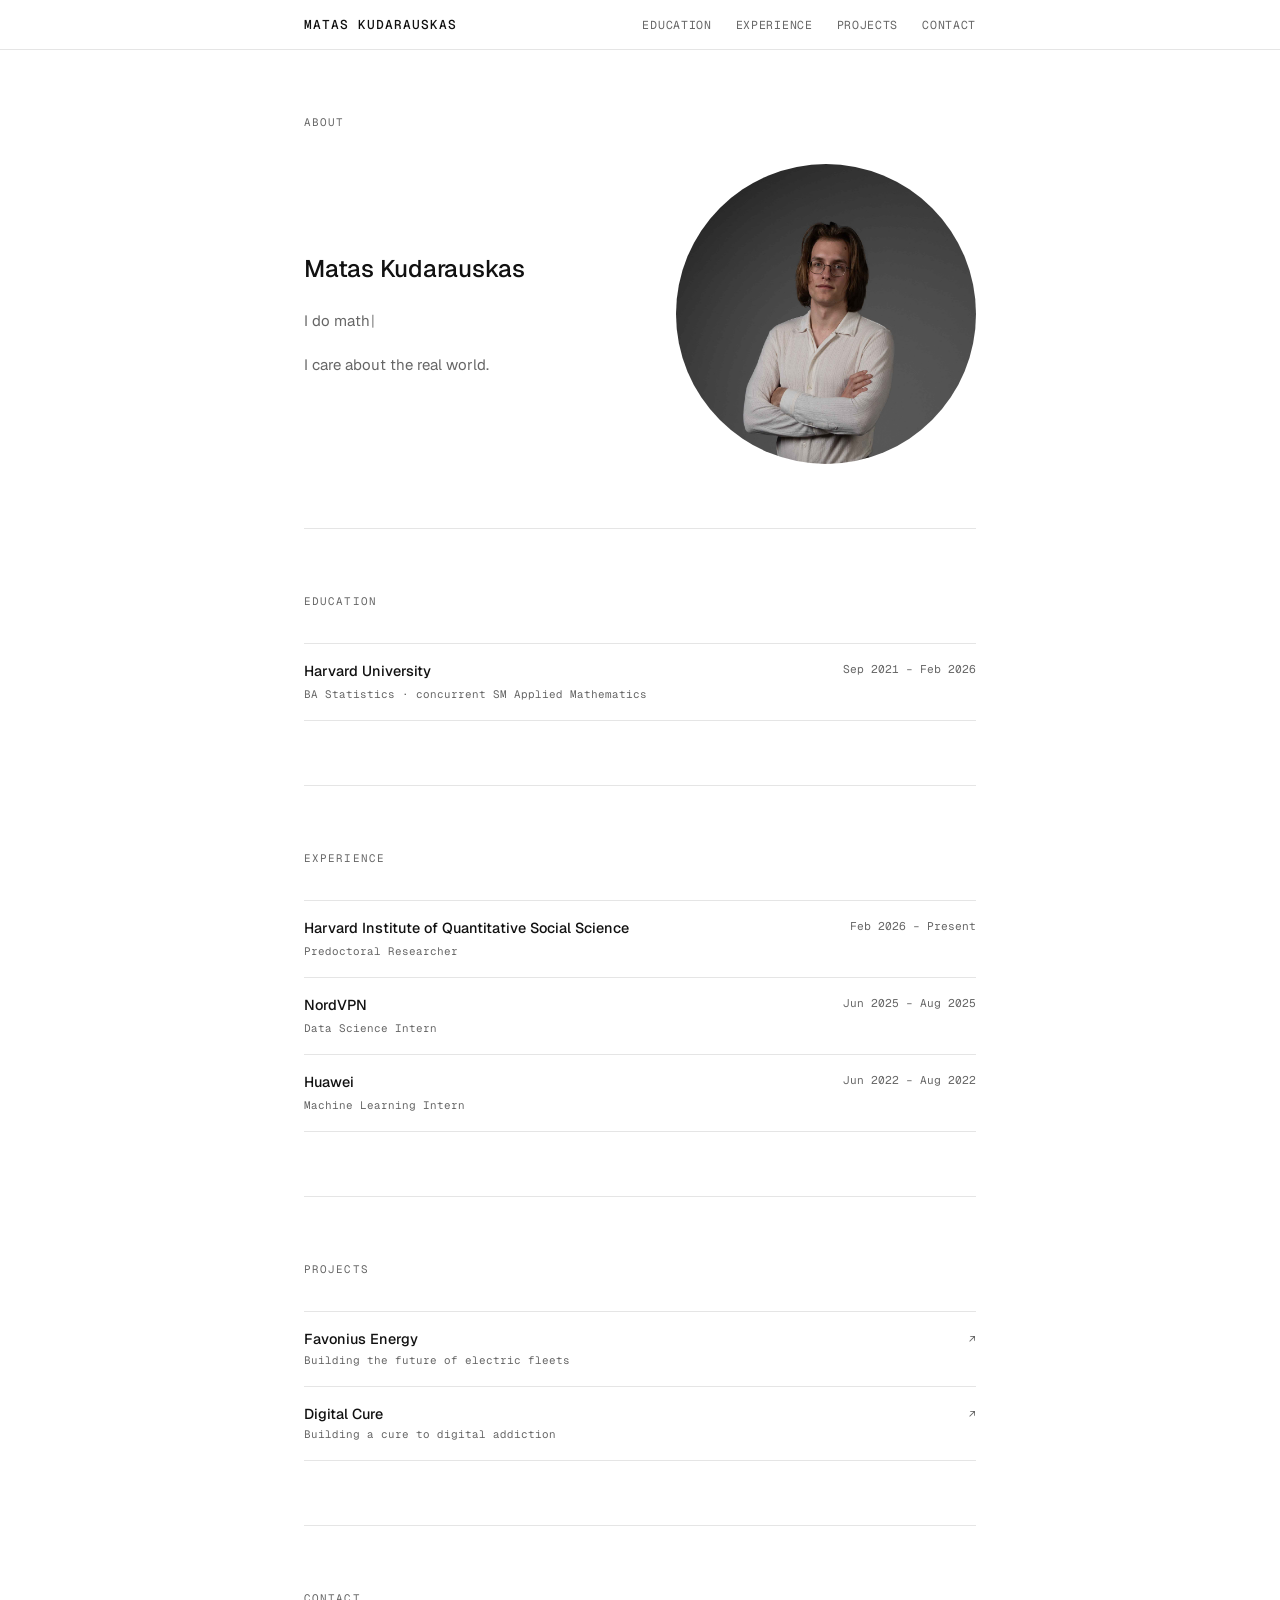
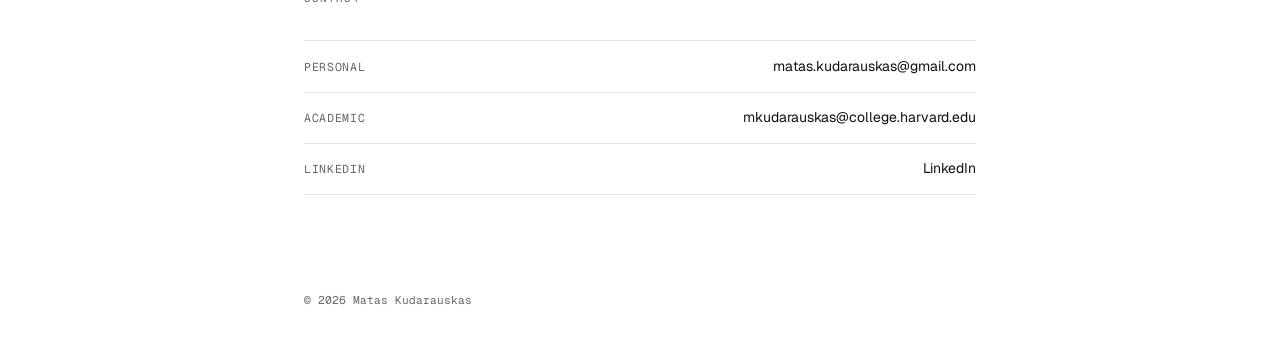
<file: index.html>
<!DOCTYPE html>
<html lang="en">
<head>
  <meta charset="UTF-8">
  <meta name="viewport" content="width=device-width, initial-scale=1.0">
  <title>Matas Kudarauskas</title>
  <link rel="icon" type="image/svg+xml" href="favicon.svg">
  <link rel="stylesheet" href="style.css">
</head>
<body>

  <nav>
    <div class="nav-inner">
      <a class="nav-name" href="#about">Matas Kudarauskas</a>
      <ul class="nav-links">
        <li><a href="#education">Education</a></li>
        <li><a href="#experience">Experience</a></li>
        <li><a href="#projects">Projects</a></li>
        <li><a href="#contact">Contact</a></li>
      </ul>
    </div>
  </nav>

  <main>

    <!-- About -->
    <section id="about">
      <p class="section-label">About</p>
      <div class="about-row">
        <div class="about-text">
          <h1 class="about-name">Matas Kudarauskas</h1>
          <p class="about-tagline">I do <span class="about-cycle-text"></span><span class="about-cursor">|</span></p>
          <p class="about-static">I care about the real world.</p>
        </div>
        <div class="about-photo-frame">
          <img class="about-photo" src="assets/linkedin_black.jpg" alt="Matas Kudarauskas">
        </div>
      </div>
    </section>

    <!-- Education -->
    <section id="education">
      <p class="section-label">Education</p>
      <div class="entry-list">

        <details class="entry">
          <summary>
            <div class="entry-left">
              <span class="entry-title">Harvard University</span>
              <span class="entry-role">BA Statistics · concurrent SM Applied Mathematics</span>
            </div>
            <span class="entry-meta">Sep 2021 – Feb 2026</span>
          </summary>
        </details>

      </div>
    </section>

    <!-- Experience -->
    <section id="experience">
      <p class="section-label">Experience</p>
      <div class="entry-list">

        <details class="entry">
          <summary>
            <div class="entry-left">
              <span class="entry-title">Harvard Institute of Quantitative Social Science</span>
              <span class="entry-role">Predoctoral Researcher</span>
            </div>
            <span class="entry-meta">Feb 2026 – Present</span>
          </summary>
        </details>

        <details class="entry">
          <summary>
            <div class="entry-left">
              <span class="entry-title">NordVPN</span>
              <span class="entry-role">Data Science Intern</span>
            </div>
            <span class="entry-meta">Jun 2025 – Aug 2025</span>
          </summary>
        </details>

        <details class="entry">
          <summary>
            <div class="entry-left">
              <span class="entry-title">Huawei</span>
              <span class="entry-role">Machine Learning Intern</span>
            </div>
            <span class="entry-meta">Jun 2022 – Aug 2022</span>
          </summary>
        </details>

      </div>
    </section>

    <!-- Projects -->
    <section id="projects">
      <p class="section-label">Projects</p>
      <div class="project-list">

        <div class="project-item">
          <div>
            <p class="project-name"><a href="https://www.favoniusenergy.com/" target="_blank" rel="noopener">Favonius Energy</a></p>
            <p class="project-desc">Building the future of electric fleets</p>
          </div>
          <a class="project-link" href="https://www.favoniusenergy.com/" target="_blank" rel="noopener">↗</a>
        </div>

        <div class="project-item">
          <div>
            <p class="project-name"><a href="/digitalcure/">Digital Cure</a></p>
            <p class="project-desc">Building a cure to digital addiction</p>
          </div>
          <a class="project-link" href="/digitalcure/">↗</a>
        </div>

      </div>
    </section>

    <!-- Contact -->
    <section id="contact">
      <p class="section-label">Contact</p>
      <ul class="contact-links">
        <li>
          <span class="contact-label">Personal</span>
          <a href="mailto:matas.kudarauskas@gmail.com">matas.kudarauskas@gmail.com</a>
        </li>
        <li>
          <span class="contact-label">Academic</span>
          <a href="mailto:mkudarauskas@college.harvard.edu">mkudarauskas@college.harvard.edu</a>
        </li>
        <li>
          <span class="contact-label">LinkedIn</span>
          <a href="https://www.linkedin.com/in/matas-kudarauskas-79808621a/" target="_blank" rel="noopener">LinkedIn</a>
        </li>
      </ul>
    </section>

  </main>

  <footer>
    &copy; 2026 Matas Kudarauskas
  </footer>

  <script>
    const words = ['math', 'statistics', 'data science', 'econometrics'];
    const el = document.querySelector('.about-cycle-text');
    let wordIndex = 0, charIndex = 0, deleting = false;

    function type() {
      const word = words[wordIndex];
      charIndex += deleting ? -1 : 1;
      el.textContent = word.slice(0, charIndex);

      let delay = deleting ? 70 : 110;
      if (!deleting && charIndex === word.length) {
        delay = 1600;
        deleting = true;
      } else if (deleting && charIndex === 0) {
        deleting = false;
        wordIndex = (wordIndex + 1) % words.length;
        delay = 350;
      }
      setTimeout(type, delay);
    }

    type();
  </script>
</body>
</html>
</file>
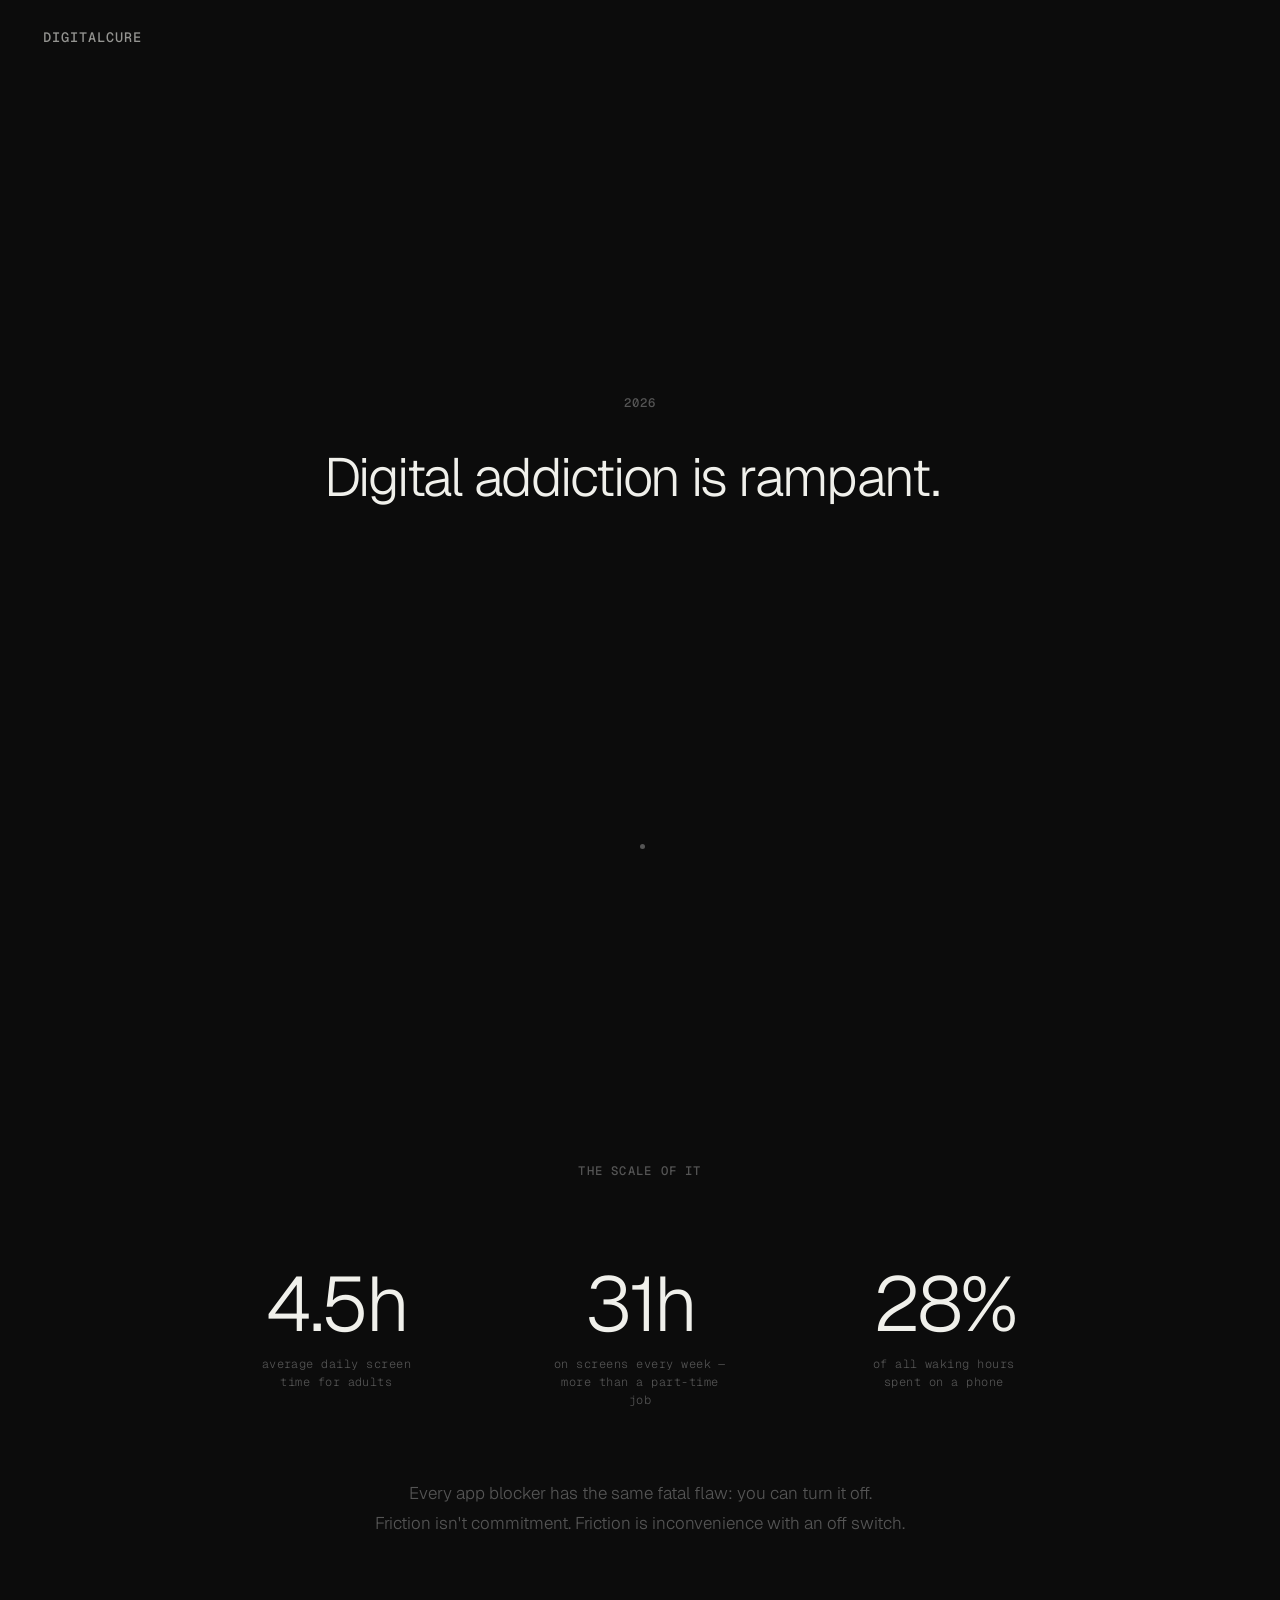
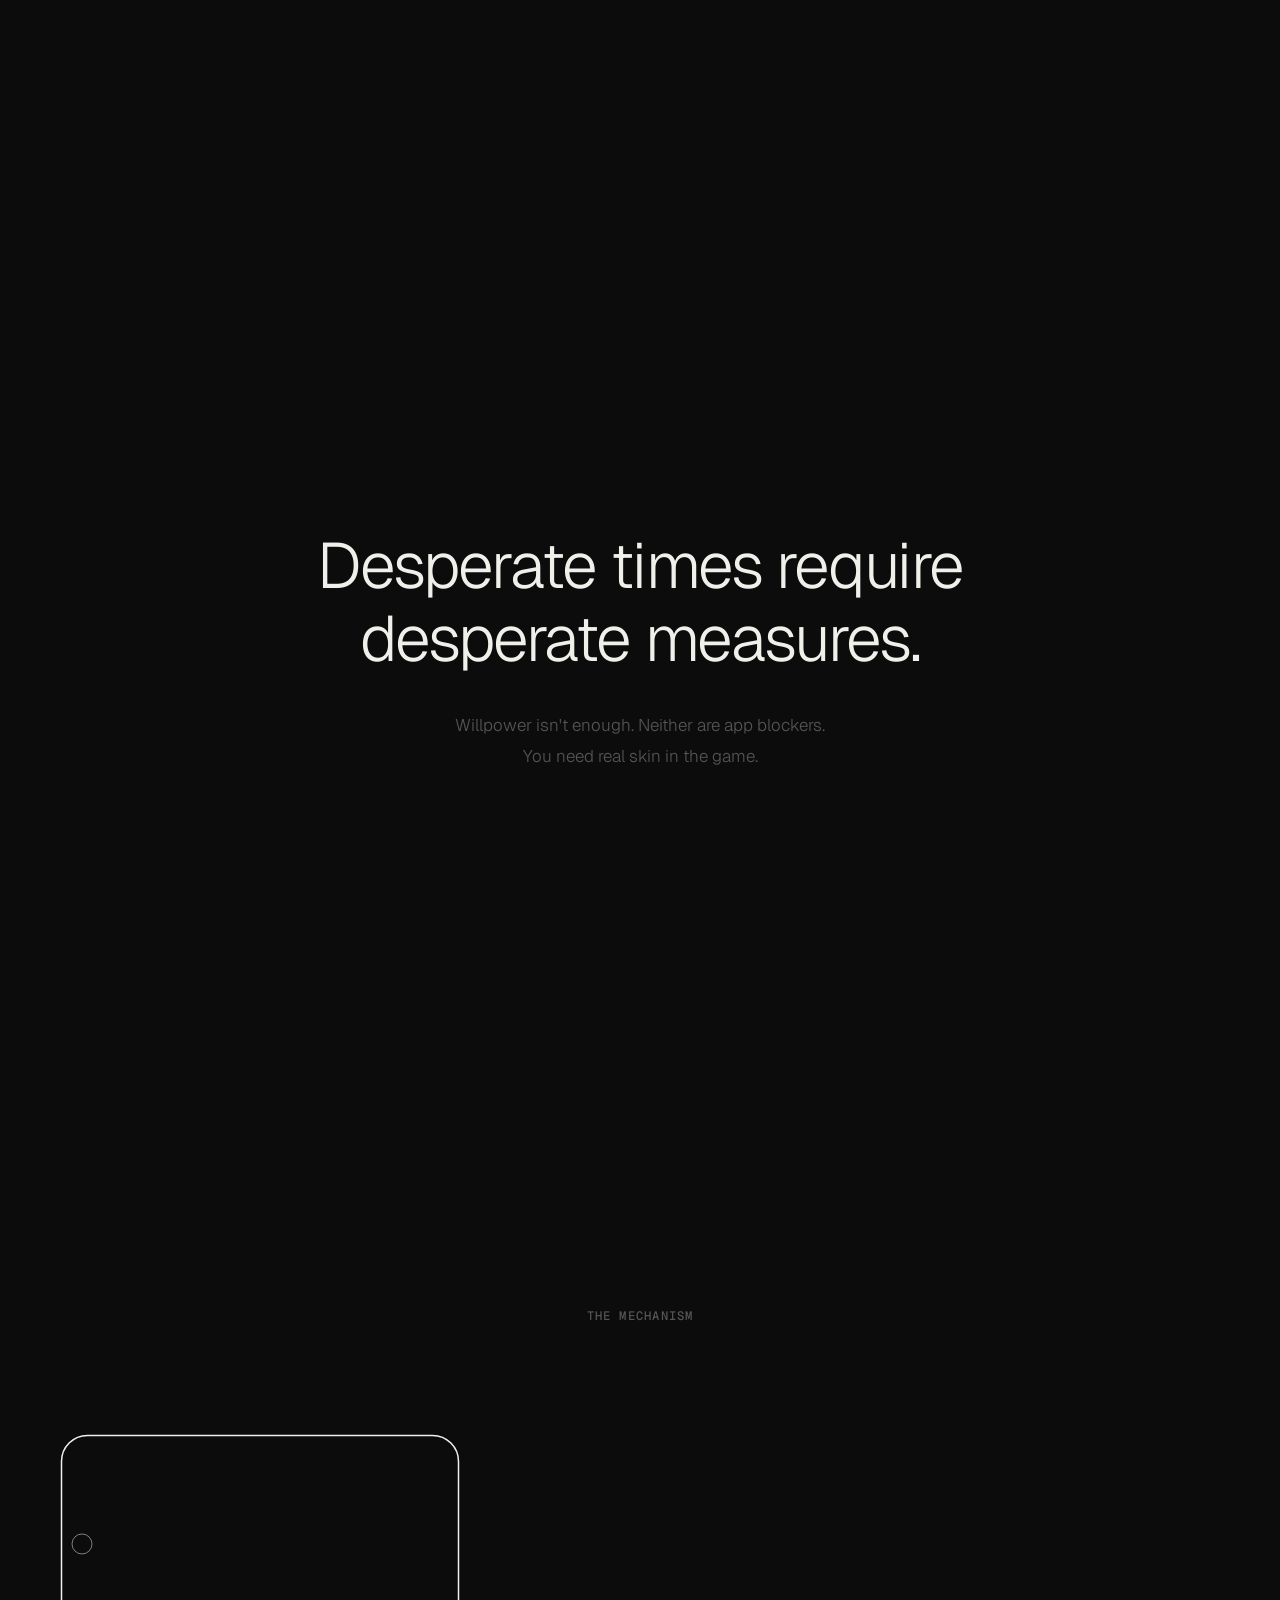
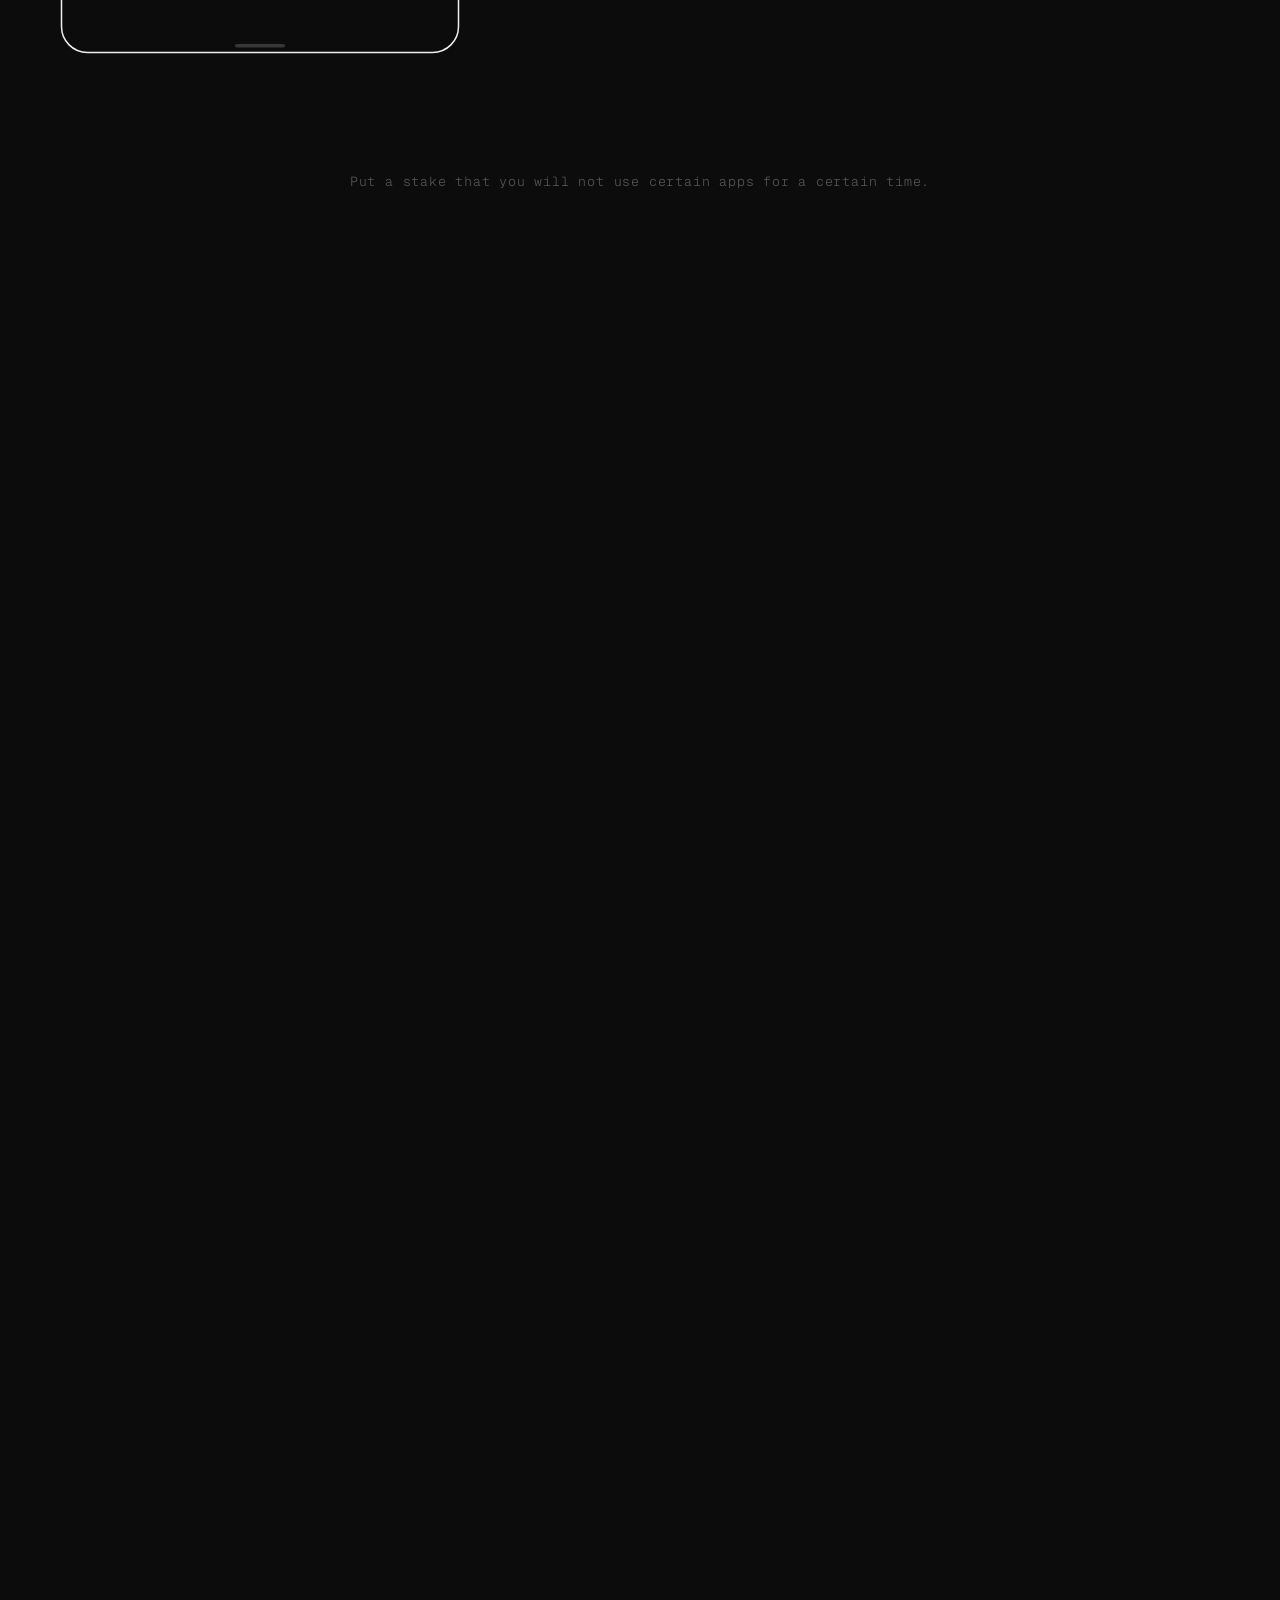
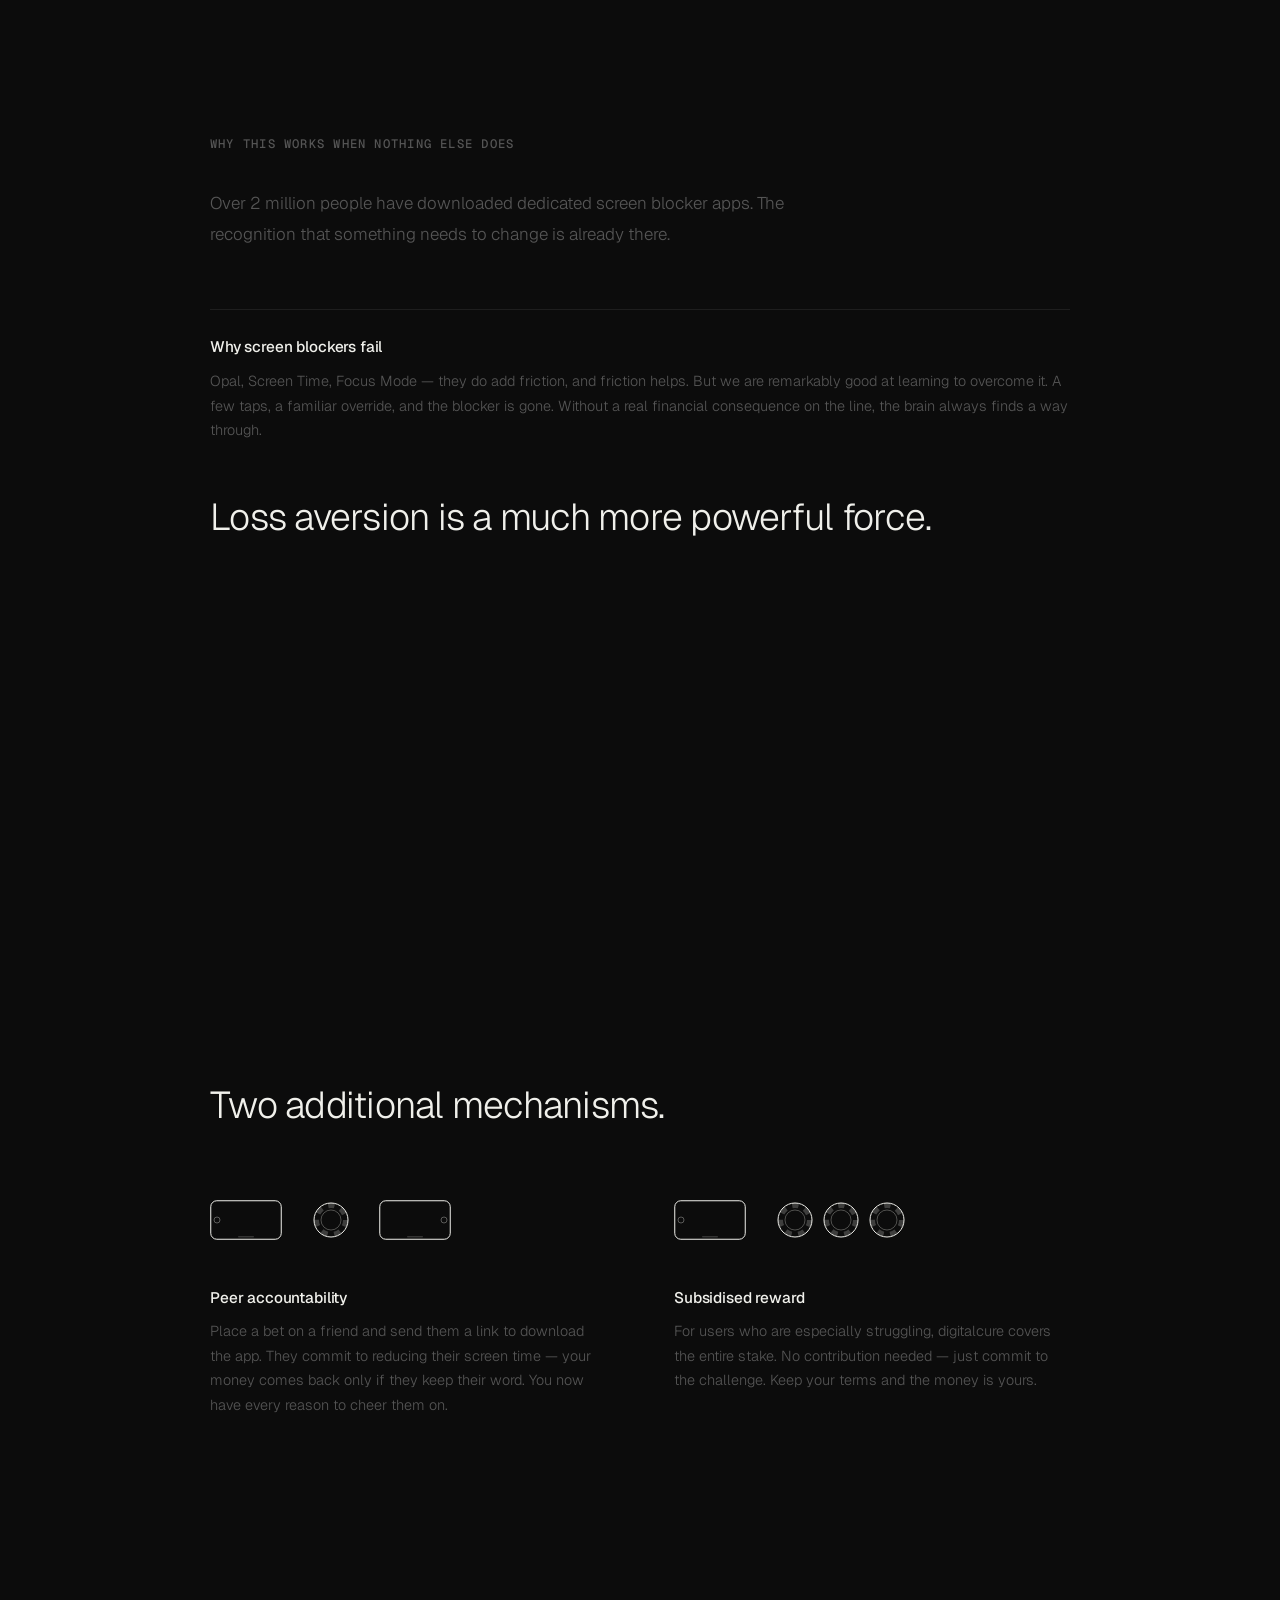
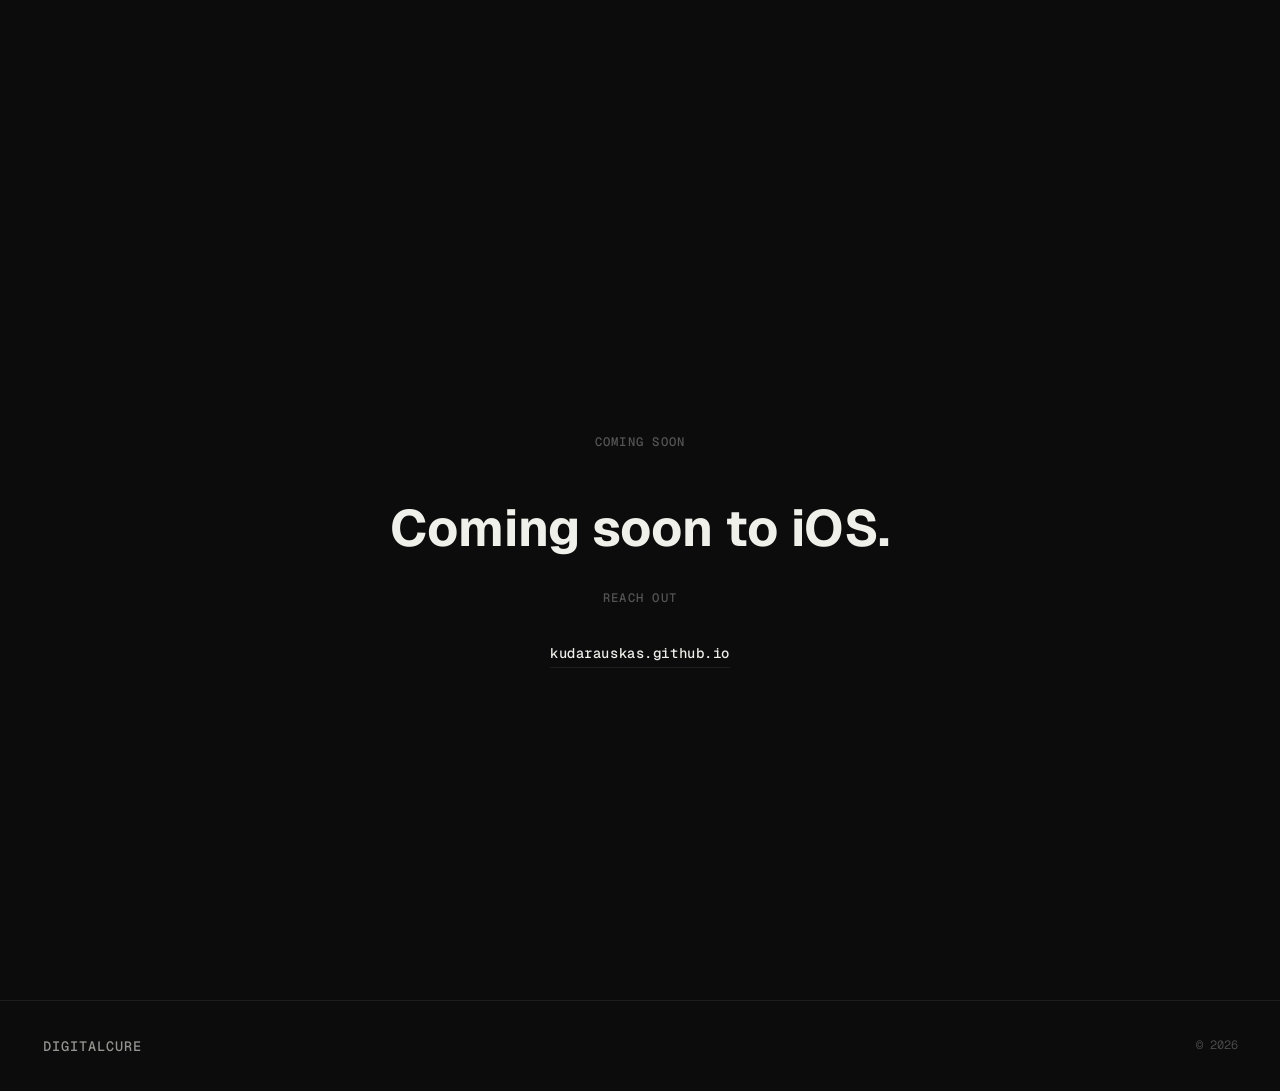
<file: digitalcure/index.html>
<!DOCTYPE html>
<html lang="en">
<head>
  <meta charset="UTF-8" />
  <meta name="viewport" content="width=device-width, initial-scale=1.0" />
  <title>digitalcure</title>
  <link rel="preconnect" href="https://fonts.googleapis.com" />
  <link rel="preconnect" href="https://fonts.gstatic.com" crossorigin />
  <link href="https://fonts.googleapis.com/css2?family=Geist:wght@300;400;500&family=Geist+Mono:wght@400;500&display=swap" rel="stylesheet" />
  <link rel="stylesheet" href="style.css" />
</head>
<body>

  <nav>
    <span class="wordmark">digitalcure</span>
  </nav>

  <!-- ACT 1: Hook -->
  <section class="act act-hook">
    <div class="act-inner center">
      <span class="mono-label reveal">2026</span>
      <h1 class="hook-line reveal">Digital addiction is rampant.<span class="hook-dot" id="dot2" aria-hidden="true">.</span><span class="hook-dot" id="dot3" aria-hidden="true">.</span></h1>
    </div>
    <div class="scroll-hint reveal">
      <span class="scroll-dot"></span>
    </div>
  </section>

  <!-- ACT 2: The numbers -->
  <section class="act act-numbers">
    <div class="act-inner center">
      <span class="mono-label reveal">The scale of it</span>
      <div class="stat-grid reveal-group">
        <div class="stat reveal-item">
          <span class="stat-num" data-count="4.5" data-suffix="h" data-decimals="1">4.5h</span>
          <span class="stat-desc">average daily screen time for adults</span>
        </div>
        <div class="stat reveal-item">
          <span class="stat-num" data-count="31" data-suffix="h">31h</span>
          <span class="stat-desc">on screens every week — more than a part-time job</span>
        </div>
        <div class="stat reveal-item">
          <span class="stat-num" data-count="28" data-suffix="%">28%</span>
          <span class="stat-desc">of all waking hours spent on a phone</span>
        </div>
      </div>
      <p class="numbers-coda reveal">
        Every app blocker has the same fatal flaw: you can turn it off.<br>
        Friction isn't commitment. Friction is inconvenience with an off switch.
      </p>
    </div>
  </section>

  <!-- ACT 3: Tagline -->
  <section class="act act-tagline">
    <div class="act-inner center">
      <h2 class="tagline reveal">Desperate times require<br>desperate measures.</h2>
      <p class="tagline-sub reveal">Willpower isn't enough. Neither are app blockers.<br>You need real skin in the game.</p>
    </div>
  </section>

  <!-- ACT 4: Animated bet lifecycle -->
  <div class="anim-wrapper">
    <div class="anim-stage" data-scene="1">

      <span class="mono-label anim-label">The mechanism</span>

      <div class="anim-canvas">

        <!-- Charity label — right side, below chip position in scene 3 -->
        <span class="charity-text">charity</span>

        <!-- Chip — rendered below phone so phone can occlude it -->
        <div class="chips-wrap">
          <svg width="170" height="170" viewBox="-85 -85 170 170" fill="none" xmlns="http://www.w3.org/2000/svg">
            <circle r="83" stroke="currentColor" stroke-width="1.5"/>
            <circle r="73" stroke="currentColor" stroke-width="18" stroke-dasharray="19.11 19.11" opacity="0.22"/>
            <circle r="60" stroke="currentColor" stroke-width="1" opacity="0.4"/>
          </svg>
        </div>

        <!-- Phone — rendered last (on top) so its fill occludes the chip -->
        <div class="phone-wrap">
          <svg width="400" height="220" viewBox="0 0 400 220" fill="none" xmlns="http://www.w3.org/2000/svg">
            <!-- Opaque background — occludes chip sliding behind -->
            <rect x="0" y="0" width="400" height="220" rx="26" style="fill: var(--bg)"/>
            <!-- Body outline -->
            <rect x="1.5" y="1.5" width="397" height="217" rx="26" stroke="currentColor" stroke-width="1.5"/>
            <!-- Camera lens -->
            <circle cx="22" cy="110" r="10" stroke="currentColor" stroke-width="1" opacity="0.5"/>
            <!-- Home bar -->
            <rect x="175" y="210" width="50" height="3.5" rx="1.75" fill="currentColor" opacity="0.18"/>
          </svg>
        </div>

      </div><!-- /.anim-canvas -->

      <!-- Captions (below canvas, swap on scene change) -->
      <div class="scene-captions">
        <p class="scene-caption" data-for-scene="1">Put a stake that you will not use certain apps for a certain time.</p>
        <p class="scene-caption" data-for-scene="2">Your money is on the line.</p>
        <p class="scene-caption" data-for-scene="3">If you keep your word, you get all of your money back.</p>
        <p class="scene-caption" data-for-scene="4">If you fail, the money goes to digitalcure or a charity of your choice.</p>
      </div>

    </div><!-- /.anim-stage -->
  </div><!-- /.anim-wrapper -->

  <!-- ACT 5: Why it works -->
  <section class="act act-why">
    <div class="act-inner">
      <span class="mono-label reveal">Why this works when nothing else does</span>
      <p class="section-body reveal">Over 2 million people have downloaded dedicated screen blocker apps. The recognition that something needs to change is already there.</p>
      <div class="why-item reveal">
        <h4>Why screen blockers fail</h4>
        <p>Opal, Screen Time, Focus Mode — they do add friction, and friction helps. But we are remarkably good at learning to overcome it. A few taps, a familiar override, and the blocker is gone. Without a real financial consequence on the line, the brain always finds a way through.</p>
      </div>
      <h3 class="section-heading reveal" style="margin-top: 3rem;">Loss aversion is a much more powerful force.</h3>
    </div>
  </section>

  <!-- ACT 6: Two additional mechanisms -->
  <section class="act act-mechanisms">
    <div class="act-inner">
      <h3 class="section-heading reveal">Two additional mechanisms.</h3>

      <div class="mechanism-cards reveal-group">

        <!-- Card 1: Peer accountability -->
        <div class="mechanism-card reveal-item">
          <div class="mech-anim mech-peer">
            <!-- Phone A -->
            <svg width="72" height="40" viewBox="0 0 72 40" fill="none" xmlns="http://www.w3.org/2000/svg">
              <rect x="0" y="0" width="72" height="40" rx="6" style="fill: var(--bg)"/>
              <rect x="0.75" y="0.75" width="70.5" height="38.5" rx="6" stroke="currentColor" stroke-width="1"/>
              <circle cx="7" cy="20" r="3" stroke="currentColor" stroke-width="0.75" opacity="0.45"/>
              <rect x="28" y="36" width="16" height="1.5" rx="0.75" fill="currentColor" opacity="0.18"/>
            </svg>
            <!-- Chip between phones -->
            <svg width="36" height="36" viewBox="-18 -18 36 36" fill="none" xmlns="http://www.w3.org/2000/svg">
              <circle r="17" stroke="currentColor" stroke-width="1"/>
              <circle r="14.5" stroke="currentColor" stroke-width="5" stroke-dasharray="6.5 6.5" opacity="0.22"/>
              <circle r="10" stroke="currentColor" stroke-width="0.75" opacity="0.4"/>
            </svg>
            <!-- Phone B (flipped to face Phone A) -->
            <svg width="72" height="40" viewBox="0 0 72 40" fill="none" xmlns="http://www.w3.org/2000/svg" style="transform: scaleX(-1)">
              <rect x="0" y="0" width="72" height="40" rx="6" style="fill: var(--bg)"/>
              <rect x="0.75" y="0.75" width="70.5" height="38.5" rx="6" stroke="currentColor" stroke-width="1"/>
              <circle cx="7" cy="20" r="3" stroke="currentColor" stroke-width="0.75" opacity="0.45"/>
              <rect x="28" y="36" width="16" height="1.5" rx="0.75" fill="currentColor" opacity="0.18"/>
            </svg>
          </div>
          <div class="mechanism-text">
            <h4>Peer accountability</h4>
            <p>Place a bet on a friend and send them a link to download the app. They commit to reducing their screen time — your money comes back only if they keep their word. You now have every reason to cheer them on.</p>
          </div>
        </div>

        <!-- Card 2: Subsidised reward -->
        <div class="mechanism-card reveal-item">
          <div class="mech-anim mech-incentive">
            <!-- Phone -->
            <svg width="72" height="40" viewBox="0 0 72 40" fill="none" xmlns="http://www.w3.org/2000/svg">
              <rect x="0" y="0" width="72" height="40" rx="6" style="fill: var(--bg)"/>
              <rect x="0.75" y="0.75" width="70.5" height="38.5" rx="6" stroke="currentColor" stroke-width="1"/>
              <circle cx="7" cy="20" r="3" stroke="currentColor" stroke-width="0.75" opacity="0.45"/>
              <rect x="28" y="36" width="16" height="1.5" rx="0.75" fill="currentColor" opacity="0.18"/>
            </svg>
            <!-- Three chips -->
            <div class="incentive-chip">
              <svg width="36" height="36" viewBox="-18 -18 36 36" fill="none" xmlns="http://www.w3.org/2000/svg">
                <circle r="17" stroke="currentColor" stroke-width="1"/>
                <circle r="14.5" stroke="currentColor" stroke-width="5" stroke-dasharray="6.5 6.5" opacity="0.22"/>
                <circle r="10" stroke="currentColor" stroke-width="0.75" opacity="0.4"/>
              </svg>
              <svg width="36" height="36" viewBox="-18 -18 36 36" fill="none" xmlns="http://www.w3.org/2000/svg">
                <circle r="17" stroke="currentColor" stroke-width="1"/>
                <circle r="14.5" stroke="currentColor" stroke-width="5" stroke-dasharray="6.5 6.5" opacity="0.22"/>
                <circle r="10" stroke="currentColor" stroke-width="0.75" opacity="0.4"/>
              </svg>
              <svg width="36" height="36" viewBox="-18 -18 36 36" fill="none" xmlns="http://www.w3.org/2000/svg">
                <circle r="17" stroke="currentColor" stroke-width="1"/>
                <circle r="14.5" stroke="currentColor" stroke-width="5" stroke-dasharray="6.5 6.5" opacity="0.22"/>
                <circle r="10" stroke="currentColor" stroke-width="0.75" opacity="0.4"/>
              </svg>
            </div>
          </div>
          <div class="mechanism-text">
            <h4>Subsidised reward</h4>
            <p>For users who are especially struggling, digitalcure covers the entire stake. No contribution needed — just commit to the challenge. Keep your terms and the money is yours.</p>
          </div>
        </div>

      </div>
    </div>
  </section>

  <!-- ACT 7: Closing -->
  <section class="act act-closing">
    <div class="act-inner center">
      <span class="mono-label reveal">Coming soon</span>
      <h3 class="closing-heading reveal">Coming soon to iOS.</h3>
      <span class="mono-label reveal">Reach out</span>
      <a class="email-link reveal" href="https://kudarauskas.github.io" target="_blank" rel="noopener">kudarauskas.github.io</a>
    </div>
  </section>

  <footer>
    <span class="wordmark">digitalcure</span>
    <span class="footer-copy">© 2026</span>
  </footer>

  <script>
    // ── Reveal on scroll ──────────────────────────────────
    const revealEls = document.querySelectorAll('.reveal');
    const revealGroups = document.querySelectorAll('.reveal-group');

    const observer = new IntersectionObserver((entries) => {
      entries.forEach(entry => {
        if (entry.isIntersecting) {
          entry.target.classList.add('visible');
          observer.unobserve(entry.target);
        }
      });
    }, { threshold: 0.15 });

    revealEls.forEach(el => observer.observe(el));

    revealGroups.forEach(group => {
      const items = group.querySelectorAll('.reveal-item');
      const groupObserver = new IntersectionObserver((entries) => {
        entries.forEach(entry => {
          if (entry.isIntersecting) {
            items.forEach((item, i) => {
              setTimeout(() => item.classList.add('visible'), i * 250);
            });
            groupObserver.unobserve(entry.target);
          }
        });
      }, { threshold: 0.1 });
      groupObserver.observe(group);
    });

    // ── Counter animation ─────────────────────────────────
    function easeOutExpo(t) {
      return t === 1 ? 1 : 1 - Math.pow(2, -10 * t);
    }

    function animateCount(el) {
      const to       = parseFloat(el.dataset.count);
      const from     = el.dataset.from !== undefined ? parseFloat(el.dataset.from) : 0;
      const prefix   = el.dataset.prefix  || '';
      const suffix   = el.dataset.suffix  || '';
      const decimals = parseInt(el.dataset.decimals || '0', 10);
      const duration = 1800;
      const start    = performance.now();

      function tick(now) {
        const elapsed  = now - start;
        const progress = Math.min(elapsed / duration, 1);
        const eased    = easeOutExpo(progress);
        const value    = from + (to - from) * eased;
        el.textContent = prefix + value.toFixed(decimals) + suffix;
        if (progress < 1) requestAnimationFrame(tick);
      }

      requestAnimationFrame(tick);
    }

    const countEls = document.querySelectorAll('[data-count]');
    const countObserver = new IntersectionObserver((entries) => {
      entries.forEach(entry => {
        if (entry.isIntersecting) {
          animateCount(entry.target);
          countObserver.unobserve(entry.target);
        }
      });
    }, { threshold: 0.5 });

    countEls.forEach(el => countObserver.observe(el));

    // ── Scroll-pinned bet animation ───────────────────────
    const animWrapper = document.querySelector('.anim-wrapper');
    const animStage   = document.querySelector('.anim-stage');

    function updateScene() {
      if (!animWrapper) return;
      const top   = animWrapper.getBoundingClientRect().top;
      const total = animWrapper.offsetHeight - window.innerHeight;
      const pct   = Math.max(0, Math.min(1, -top / total));
      const scene = pct < 0.25 ? '1' : pct < 0.5 ? '2' : pct < 0.75 ? '3' : '4';
      if (animStage.dataset.scene !== scene) animStage.dataset.scene = scene;
    }

    window.addEventListener('scroll', updateScene, { passive: true });
    updateScene();

    // ── Hook dots (appear as user scrolls past hook section) ──
    const hookSection = document.querySelector('.act-hook');
    const dot2 = document.getElementById('dot2');
    const dot3 = document.getElementById('dot3');

    function updateDots() {
      const progress = window.scrollY / hookSection.offsetHeight;
      dot2.classList.toggle('visible', progress > 0.1);
      dot3.classList.toggle('visible', progress > 0.2);
    }

    window.addEventListener('scroll', updateDots, { passive: true });
  </script>

</body>
</html>
</file>
<file: style.css>
@import url('https://fonts.googleapis.com/css2?family=Geist:wght@300;400;500&family=Geist+Mono:wght@400;500&display=swap');

:root {
  --bg: #ffffff;
  --fg: #111111;
  --muted: #666666;
  --border: #e5e5e5;
  --max-w: 720px;
  --pad: 1.5rem;
  --font-sans: 'Geist', ui-sans-serif, system-ui, sans-serif;
  --font-mono: 'Geist Mono', ui-monospace, monospace;
}

*, *::before, *::after {
  box-sizing: border-box;
  margin: 0;
  padding: 0;
}

html {
  scroll-behavior: smooth;
}

body {
  font-family: var(--font-sans);
  font-size: 15px;
  line-height: 1.65;
  background: var(--bg);
  color: var(--fg);
  -webkit-font-smoothing: antialiased;
}

/* ── Nav ── */
nav {
  position: sticky;
  top: 0;
  z-index: 50;
  background: rgba(255, 255, 255, 0.85);
  backdrop-filter: blur(8px);
  border-bottom: 1px solid var(--border);
}

.nav-inner {
  max-width: var(--max-w);
  margin: 0 auto;
  padding: 0.75rem var(--pad);
  display: flex;
  align-items: center;
  justify-content: space-between;
  gap: 1rem;
}

.nav-name {
  font-family: var(--font-mono);
  font-size: 0.8rem;
  font-weight: 500;
  letter-spacing: 0.08em;
  text-transform: uppercase;
  text-decoration: none;
  color: var(--fg);
  white-space: nowrap;
}

.nav-links {
  display: flex;
  gap: 1.5rem;
  list-style: none;
}

.nav-links a {
  font-family: var(--font-mono);
  font-size: 0.72rem;
  letter-spacing: 0.06em;
  text-transform: uppercase;
  text-decoration: none;
  color: var(--muted);
  transition: color 0.15s;
}

.nav-links a:hover {
  color: var(--fg);
}

/* ── Main wrapper ── */
main {
  max-width: var(--max-w);
  margin: 0 auto;
  padding: 0 var(--pad);
}

/* ── Section layout ── */
section {
  padding: 4rem 0;
  border-bottom: 1px solid var(--border);
}

section:last-of-type {
  border-bottom: none;
}

.section-label {
  font-family: var(--font-mono);
  font-size: 0.68rem;
  letter-spacing: 0.1em;
  text-transform: uppercase;
  color: var(--muted);
  margin-bottom: 2rem;
}

/* ── About ── */
.about-row {
  display: flex;
  align-items: center;
  gap: 2.5rem;
}

.about-text {
  flex: 1;
}

.about-photo-frame {
  width: 300px;
  height: 300px;
  border-radius: 50%;
  overflow: hidden;
  flex-shrink: 0;
}

.about-photo {
  width: 100%;
  height: 100%;
  object-fit: cover;
  object-position: top center;
  display: block;
  transform: scale(1.1);
  transform-origin: top center;
}

@media (max-width: 520px) {
  .about-row {
    flex-direction: column-reverse;
    align-items: flex-start;
  }
  .about-photo-frame {
    width: 180px;
    height: 180px;
  }
}

.about-name {
  font-size: 1.5rem;
  font-weight: 500;
  letter-spacing: -0.01em;
  margin-bottom: 0.25rem;
  white-space: nowrap;
}

.about-tagline {
  margin-top: 1.25rem;
  color: var(--fg);
}

.about-cursor {
  font-weight: 300;
  margin-left: 1px;
  animation: blink 0.7s step-start infinite;
}

@keyframes blink {
  0%, 100% { opacity: 1; }
  50%       { opacity: 0; }
}

.about-static {
  margin-top: 0.4rem;
  color: var(--muted);
}

.about-tagline {
  color: var(--muted);
  margin-bottom: 1.25rem;
}

.about-bio {
  color: var(--fg);
  max-width: 56ch;
}

/* ── Entry rows (education / experience) ── */
.entry-list {
  display: flex;
  flex-direction: column;
  gap: 0;
}

details.entry {
  border-top: 1px solid var(--border);
}

details.entry:last-child {
  border-bottom: 1px solid var(--border);
}

details.entry summary {
  display: flex;
  align-items: flex-start;
  justify-content: space-between;
  gap: 1rem;
  padding: 1rem 0;
  cursor: pointer;
  list-style: none;
  user-select: none;
}

details.entry summary::-webkit-details-marker {
  display: none;
}

.entry-left {
  display: flex;
  flex-direction: column;
  gap: 0.15rem;
}

.entry-title {
  font-weight: 500;
  font-size: 0.9rem;
}

.entry-role {
  font-family: var(--font-mono);
  font-size: 0.68rem;
  color: var(--muted);
}

.entry-meta {
  font-family: var(--font-mono);
  font-size: 0.7rem;
  color: var(--muted);
  white-space: nowrap;
  flex-shrink: 0;
}

.entry-body {
  padding: 0 0 1.25rem;
  color: var(--muted);
  font-size: 0.875rem;
  max-width: 52ch;
}

/* ── Projects ── */
.project-list {
  display: flex;
  flex-direction: column;
  gap: 0;
}

.project-item {
  display: flex;
  align-items: baseline;
  justify-content: space-between;
  gap: 1rem;
  padding: 1rem 0;
  border-top: 1px solid var(--border);
}

.project-item:last-child {
  border-bottom: 1px solid var(--border);
}

.project-name {
  font-weight: 500;
  font-size: 0.9rem;
}

.project-name a {
  color: inherit;
  text-decoration: none;
}

.project-name a:hover {
  text-decoration: underline;
  text-underline-offset: 3px;
}

.project-desc {
  color: var(--muted);
  font-family: var(--font-mono);
  font-size: 0.68rem;
}

.project-link {
  font-family: var(--font-mono);
  font-size: 0.7rem;
  color: var(--muted);
  text-decoration: none;
  white-space: nowrap;
  flex-shrink: 0;
}

.project-link:hover {
  color: var(--fg);
}

/* ── Contact ── */
.contact-links {
  display: flex;
  flex-direction: column;
  gap: 0;
  list-style: none;
}

.contact-links li {
  display: flex;
  align-items: center;
  justify-content: space-between;
  padding: 0.85rem 0;
  border-top: 1px solid var(--border);
}

.contact-links li:last-child {
  border-bottom: 1px solid var(--border);
}

.contact-label {
  font-family: var(--font-mono);
  font-size: 0.72rem;
  letter-spacing: 0.06em;
  text-transform: uppercase;
  color: var(--muted);
}

.contact-links a {
  font-size: 0.875rem;
  color: var(--fg);
  text-decoration: none;
}

.contact-links a:hover {
  text-decoration: underline;
  text-underline-offset: 3px;
}

/* ── Footer ── */
footer {
  max-width: var(--max-w);
  margin: 0 auto;
  padding: 2rem var(--pad);
  font-family: var(--font-mono);
  font-size: 0.7rem;
  color: var(--muted);
}
</file>
<file: digitalcure/style.css>
@import url('https://fonts.googleapis.com/css2?family=Geist:wght@300;400;500&family=Geist+Mono:wght@400;500&display=swap');

/* ─── Reset ─────────────────────────────────────────────── */

*, *::before, *::after {
  box-sizing: border-box;
  margin: 0;
  padding: 0;
}

:root {
  --bg:      #0c0c0c;
  --fg:      #f0f0eb;
  --muted:   #555;
  --border:  #1e1e1e;
  --sans:    'Geist', ui-sans-serif, system-ui, sans-serif;
  --mono:    'Geist Mono', ui-monospace, monospace;
}

html {
  font-size: 17px;
  scroll-behavior: smooth;
}

body {
  background: var(--bg);
  color: var(--fg);
  font-family: var(--sans);
  font-weight: 300;
  line-height: 1.65;
  -webkit-font-smoothing: antialiased;
}

/* ─── Nav ───────────────────────────────────────────────── */

nav {
  position: fixed;
  top: 0;
  left: 0;
  right: 0;
  z-index: 100;
  padding: 1.5rem 2.5rem;
  display: flex;
  align-items: center;
}

.wordmark {
  font-family: var(--mono);
  font-size: 0.8rem;
  font-weight: 500;
  letter-spacing: 0.08em;
  text-transform: uppercase;
  color: var(--fg);
  opacity: 0.6;
}

/* ─── Acts (sections) ───────────────────────────────────── */

.act {
  min-height: 100vh;
  display: flex;
  flex-direction: column;
  justify-content: center;
  padding: 8rem 2rem;
}

.act-inner {
  max-width: 860px;
  margin: 0 auto;
  width: 100%;
}

.act-inner.center {
  text-align: center;
  display: flex;
  flex-direction: column;
  align-items: center;
}

/* ─── Labels ────────────────────────────────────────────── */

.mono-label {
  display: block;
  font-family: var(--mono);
  font-size: 0.72rem;
  font-weight: 500;
  letter-spacing: 0.1em;
  text-transform: uppercase;
  color: var(--muted);
  margin-bottom: 2rem;
}

/* ─── ACT 1: Hook ───────────────────────────────────────── */

.act-hook {
  position: relative;
  min-height: 100vh;
}

.hook-line {
  font-family: var(--sans);
  font-size: clamp(1.8rem, 4.2vw, 4rem);
  font-weight: 300;
  line-height: 1.1;
  letter-spacing: -0.03em;
  color: var(--fg);
  white-space: nowrap;
  margin-top: 0;
}

.act-hook .act-inner {
  max-width: 1100px;
}

.hook-dot {
  opacity: 0;
  transition: opacity 0.4s ease;
}

.hook-dot.visible {
  opacity: 1;
}

.scroll-hint {
  position: absolute;
  bottom: 3rem;
  left: 50%;
  transform: translateX(-50%);
  display: flex;
  flex-direction: column;
  align-items: center;
  gap: 0.4rem;
}

.scroll-dot {
  width: 5px;
  height: 5px;
  border-radius: 50%;
  background: var(--muted);
  animation: bounce 2s ease-in-out infinite;
}

@keyframes bounce {
  0%, 100% { transform: translateY(0); opacity: 0.4; }
  50%       { transform: translateY(8px); opacity: 1; }
}

/* ─── ACT 2: Numbers ────────────────────────────────────── */

.stat-grid {
  display: grid;
  grid-template-columns: repeat(3, 1fr);
  gap: 1rem 3rem;
  margin: 3rem 0;
  width: 100%;
}

.stat {
  display: flex;
  flex-direction: column;
  align-items: center;
  gap: 0.75rem;
  text-align: center;
}

.stat-num {
  font-family: var(--sans);
  font-size: clamp(2.8rem, 6vw, 5rem);
  font-weight: 300;
  letter-spacing: -0.04em;
  line-height: 1;
  color: var(--fg);
}

.stat-desc {
  font-family: var(--mono);
  font-size: 0.7rem;
  letter-spacing: 0.04em;
  color: var(--muted);
  line-height: 1.5;
  max-width: 180px;
}

.numbers-coda {
  font-size: 1rem;
  color: var(--muted);
  line-height: 1.8;
  max-width: 560px;
  margin-top: 1rem;
}

/* ─── ACT 3: Tagline ────────────────────────────────────── */

.tagline {
  font-family: var(--sans);
  font-size: clamp(2rem, 5vw, 3.8rem);
  font-weight: 300;
  line-height: 1.15;
  letter-spacing: -0.03em;
  color: var(--fg);
  margin-bottom: 2rem;
}

.tagline-sub {
  font-size: 1rem;
  color: var(--muted);
  line-height: 1.8;
  max-width: 440px;
}

/* ─── ACT 4–6: Shared section styles ───────────────────── */

.section-heading {
  font-family: var(--sans);
  font-size: clamp(1.4rem, 3vw, 2.2rem);
  font-weight: 300;
  letter-spacing: -0.02em;
  line-height: 1.25;
  color: var(--fg);
  margin-bottom: 1.5rem;
}

.section-body {
  font-size: 1rem;
  color: var(--muted);
  line-height: 1.8;
  max-width: 600px;
  margin-bottom: 3.5rem;
}

.section-body.narrow {
  max-width: 480px;
}

/* ─── Blocker stat ──────────────────────────────────────── */

.blocker-stat {
  display: flex;
  align-items: baseline;
  gap: 2rem;
  margin-bottom: 3.5rem;
}

.blocker-stat .stat-num {
  font-size: clamp(3rem, 7vw, 5.5rem);
  flex-shrink: 0;
}

.blocker-stat .stat-desc {
  max-width: 380px;
  text-align: left;
}

/* ─── Mechanism cards ───────────────────────────────────── */

.mechanism-cards {
  display: grid;
  grid-template-columns: 1fr 1fr;
  gap: 4rem;
  margin-top: 3rem;
}

.mechanism-card {
  display: flex;
  flex-direction: column;
  gap: 1.5rem;
}

.mech-anim {
  height: 80px;
  display: flex;
  align-items: center;
  color: var(--fg);
}

.mech-peer { gap: 1.8rem; }


.mech-incentive { gap: 1.8rem; align-items: center; }

.incentive-chip { display: flex; align-items: center; gap: 0.6rem; }

.mechanism-text h4 {
  font-size: 0.9rem;
  font-weight: 500;
  color: var(--fg);
  margin-bottom: 0.5rem;
  letter-spacing: -0.01em;
}

.mechanism-text p {
  font-size: 0.85rem;
  color: var(--muted);
  line-height: 1.7;
}

/* ─── Why grid ──────────────────────────────────────────── */

.why-grid {
  display: grid;
  grid-template-columns: 1fr 1fr;
  gap: 2.5rem 4rem;
  margin-top: 3rem;
}

.why-item {
  border-top: 1px solid var(--border);
  padding-top: 1.5rem;
}

.why-item h4 {
  font-size: 0.9rem;
  font-weight: 500;
  color: var(--fg);
  margin-bottom: 0.5rem;
  letter-spacing: -0.01em;
}

.why-item p {
  font-size: 0.85rem;
  color: var(--muted);
  line-height: 1.7;
}

/* ─── Steps ─────────────────────────────────────────────── */

.steps {
  list-style: none;
  margin-top: 2.5rem;
  width: 100%;
  max-width: 640px;
}

.steps li {
  display: flex;
  gap: 2rem;
  padding: 2rem 0;
  border-top: 1px solid var(--border);
  align-items: flex-start;
}

.steps li:last-child {
  border-bottom: 1px solid var(--border);
}

.step-n {
  font-family: var(--mono);
  font-size: 0.72rem;
  color: var(--muted);
  padding-top: 0.25rem;
  flex-shrink: 0;
  width: 1.5rem;
}

.steps strong {
  display: block;
  font-size: 0.92rem;
  font-weight: 500;
  color: var(--fg);
  margin-bottom: 0.35rem;
  letter-spacing: -0.01em;
}

.steps p {
  font-size: 0.85rem;
  color: var(--muted);
  line-height: 1.65;
}

/* ─── Closing ───────────────────────────────────────────── */

.closing-heading {
  font-size: clamp(1.8rem, 4vw, 3rem);
  margin-bottom: 1rem;
}

.act-closing p {
  font-size: 0.95rem;
  color: var(--muted);
  margin-bottom: 2rem;
}

.email-link {
  display: inline-block;
  font-family: var(--mono);
  font-size: 0.82rem;
  font-weight: 500;
  letter-spacing: 0.04em;
  color: var(--fg);
  text-decoration: none;
  border-bottom: 1px solid var(--border);
  padding-bottom: 2px;
  transition: border-color 0.2s;
}

.email-link:hover {
  border-color: var(--fg);
}

/* ─── Footer ────────────────────────────────────────────── */

footer {
  padding: 2rem 2.5rem;
  border-top: 1px solid var(--border);
  display: flex;
  justify-content: space-between;
  align-items: center;
}

.footer-copy {
  font-family: var(--mono);
  font-size: 0.7rem;
  color: var(--muted);
}

/* ─── Scroll-pinned animation ───────────────────────────── */

.anim-wrapper {
  height: 400vh;
  position: relative;
}

.anim-stage {
  position: sticky;
  top: 0;
  height: 100vh;
  display: flex;
  flex-direction: column;
  align-items: center;
  justify-content: center;
  color: var(--fg);
}

.anim-label {
  margin-bottom: 2.5rem;
  opacity: 1;
  transform: none;
}

/*
  Canvas is 640px wide. Phone is centered (left: 50%, transform: translate(-50%,-50%)).
  Phone center = 320px from canvas left.

  Chip (110px wide, r=55 center):
    Scene 1 center: 320 + 180 + 55 = 555px  → translate(180px)
    Scene 2 center: 320 + (-55) + 55 = 320px → translate(-55px) [into phone, scale down]
    Scene 3 center: 320 + (-323) + 55 = 52px  → translate(-323px) [to charity]

  Charity (44px wide, center=22px):
    Left: 50% + translate(-342px) → canvas left = 320 - 342 = -22px + 22px center = 0px
    Adjusted: translate(-298px) → canvas left = 320 - 298 = 22px, center = 22+22 = 44px
    Keep charity at: translate(-300px) → center at 320-300+22 = 42px ≈ matches scene 3 chips
*/

/*
  Layout (960px canvas, 4 scenes):
  Phone  340×180  left:60px   → center x=230
  Chip   170×170  left:395px  → center x=480 (canvas center)

  Scene 1: chip hidden behind phone  → translateX(-250px) → center=230  (chip right=315 < phone right=400 ✓)
  Scene 2: chip at center            → translateX(0)      → center=480
  Scene 3: chip back into phone      → translateX(-250px) → center=230  (same as scene 1)
  Scene 4: chip at charity           → translateX(+320px) → center=800
  Charity label: left=715px width=170px (matches chip center 800 in scene 4)

  Stripe fix: r=73, circumference=2π×73≈458.7px, 12 even segments → dasharray="19.11 19.11"
*/

.anim-wrapper { height: 400vh; }

.anim-canvas {
  position: relative;
  width: 960px;
  height: 360px;
}

/* Phone — left of center, rendered on top to occlude chip */
.phone-wrap {
  position: absolute;
  left: -100px;
  top: 50%;
  transform: translateY(-50%);
  color: var(--fg);
  z-index: 2;
}

/* Chip — starts at canvas center */
.chips-wrap {
  position: absolute;
  left: 395px;
  top: 50%;
  transform: translateY(-50%);
  transition: transform 0.9s cubic-bezier(0.4, 0, 0.2, 1);
  color: var(--fg);
  z-index: 1;
}

.anim-stage[data-scene="1"] .chips-wrap { transform: translate(-380px, -50%); }
.anim-stage[data-scene="2"] .chips-wrap { transform: translateY(-50%); }
.anim-stage[data-scene="3"] .chips-wrap { transform: translate(-380px, -50%); }
.anim-stage[data-scene="4"] .chips-wrap { transform: translate( 320px, -50%); }

/* Charity label — far right, appears below chip in scene 4 */
.charity-text {
  position: absolute;
  left: 715px;
  width: 170px;
  top: calc(50% + 97px);
  text-align: center;
  font-family: var(--mono);
  font-size: 0.62rem;
  letter-spacing: 0.1em;
  text-transform: uppercase;
  color: var(--muted);
  opacity: 0;
  transition: opacity 0.5s ease 0.5s;
  z-index: 0;
}

.anim-stage[data-scene="4"] .charity-text { opacity: 0.65; }

/* Scene captions — swap below canvas on scene change */
.scene-captions {
  position: relative;
  height: 1.4rem;
  margin-top: 2.5rem;
  width: 100%;
  text-align: center;
}

.scene-caption {
  position: absolute;
  left: 50%;
  top: 0;
  transform: translateX(-50%);
  font-family: var(--mono);
  font-size: 0.78rem;
  letter-spacing: 0.06em;
  color: var(--muted);
  white-space: nowrap;
  opacity: 0;
  transition: opacity 0.5s ease;
  pointer-events: none;
}

.anim-stage[data-scene="1"] .scene-caption[data-for-scene="1"],
.anim-stage[data-scene="2"] .scene-caption[data-for-scene="2"],
.anim-stage[data-scene="3"] .scene-caption[data-for-scene="3"],
.anim-stage[data-scene="4"] .scene-caption[data-for-scene="4"] {
  opacity: 1;
}

/* ─── Reveal animations ─────────────────────────────────── */

.reveal,
.reveal-item {
  opacity: 0;
  transform: translateY(44px);
  transition: opacity 0.9s ease, transform 0.9s cubic-bezier(0.2, 0, 0, 1);
}

.reveal.visible,
.reveal-item.visible {
  opacity: 1;
  transform: translateY(0);
}

/* ─── Responsive ────────────────────────────────────────── */

@media (max-width: 640px) {
  nav {
    padding: 1.25rem 1.5rem;
  }

  .act {
    padding: 6rem 1.5rem;
  }

  .stat-grid {
    grid-template-columns: 1fr;
    gap: 2.5rem;
  }

  /* Animation — scaled to ~0.375 of desktop (960→360px) */
  .anim-canvas { width: 360px; height: 135px; }

  .phone-wrap { left: 22px; }
  .phone-wrap svg { width: 128px; height: 68px; }

  .chips-wrap { left: 148px; }
  .chips-wrap svg { width: 64px; height: 64px; }

  .anim-stage[data-scene="1"] .chips-wrap { transform: translate(-94px, -50%); }
  .anim-stage[data-scene="2"] .chips-wrap { transform: translateY(-50%); }
  .anim-stage[data-scene="3"] .chips-wrap { transform: translate(-94px, -50%); }
  .anim-stage[data-scene="4"] .chips-wrap { transform: translate(120px, -50%); }

  .charity-text { left: 268px; width: 64px; top: calc(50% + 38px); font-size: 0.52rem; }

  .mechanism-cards {
    grid-template-columns: 1fr;
    gap: 2.5rem;
  }

  .why-grid {
    grid-template-columns: 1fr;
    gap: 2rem;
  }

  footer {
    padding: 1.5rem;
  }
}
</file>
